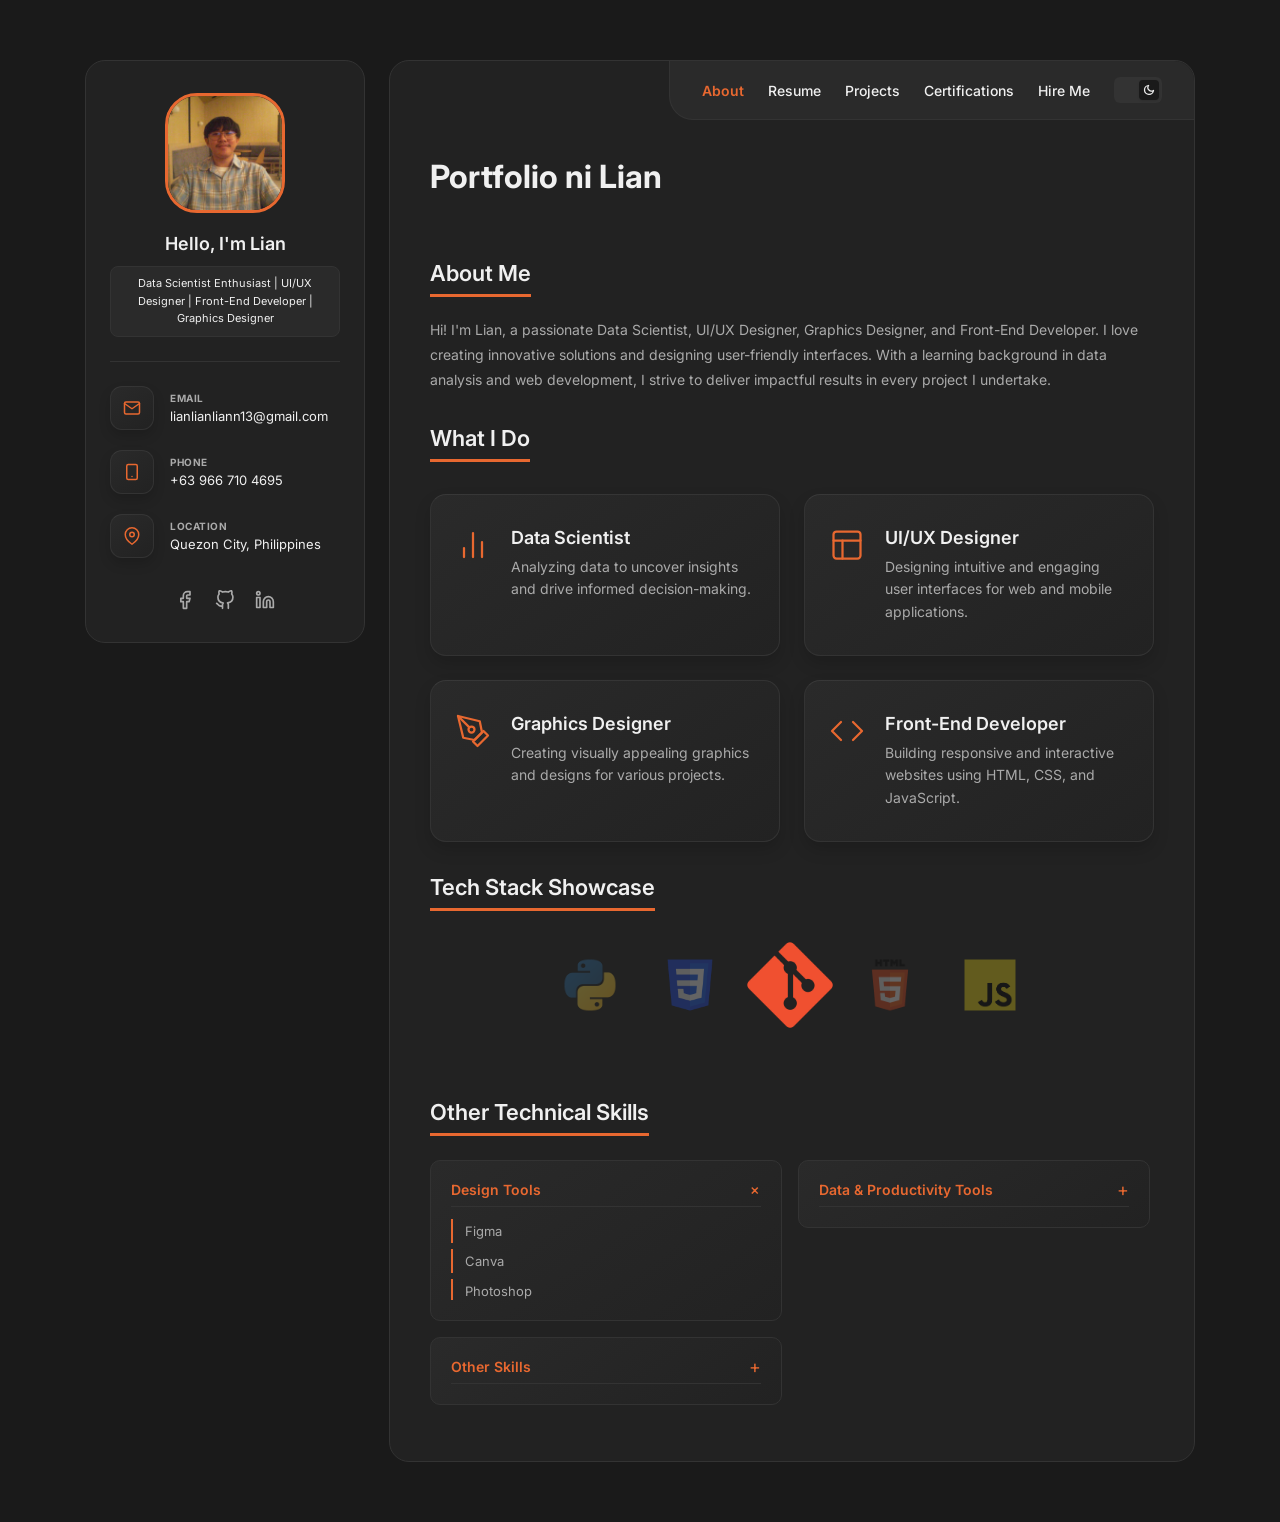
<file: index.html>
<!DOCTYPE html>
<html lang="en" data-theme="dark">
<head>
    <meta charset="UTF-8">
    <meta name="viewport" content="width=device-width, initial-scale=1.0">
    <title>Portfolio ni Lian</title>
    <link rel="preconnect" href="https://fonts.googleapis.com">
    <link rel="preconnect" href="https://fonts.gstatic.com" crossorigin>
    <link href="https://fonts.googleapis.com/css2?family=Inter:wght@300;400;500;600;700&display=swap" rel="stylesheet">
    <!--External CSS-->
    <link rel="stylesheet" href="css/style.css">
</head>
<body>
   
    <div class="layout-wrapper">

        <!-- SIDEBAR -->
        <aside class="sidebar">

            <img src="images/lian-luigi-paredes.jpg"
                alt="Profile Picture"
                class="profile-pic"/>

            <div class="sidebar-intro">
                <h2>Hello, I'm Lian!</h2>
                <div class="badge">Data Scientist Enthusiast | UI/UX Designer | Front-End Developer | Graphics Designer</div>
            </div>

            <hr class="sidebar-divider"/>

            <ul class="contact-list">
                <li>
                    <div class="contact-icon">
                        <svg viewBox="0 0 24 24" fill="none" stroke="currentColor" stroke-width="2" stroke-linecap="round" stroke-linejoin="round"><path d="M4 4h16c1.1 0 2 .9 2 2v12c0 1.1-.9 2-2 2H4c-1.1 0-2-.9-2-2V6c0-1.1.9-2 2-2z"></path><polyline points="22,6 12,13 2,6"></polyline></svg>
                    </div>
                    <div class="contact-info">
                        <strong>Email</strong>
                        <p>lianlianliann13@gmail.com</p>
                    </div>
                </li>
                <li>
                    <div class="contact-icon">
                        <svg viewBox="0 0 24 24" fill="none" stroke="currentColor" stroke-width="2" stroke-linecap="round" stroke-linejoin="round"><rect x="5" y="2" width="14" height="20" rx="2" ry="2"></rect><line x1="12" y1="18" x2="12.01" y2="18"></line></svg>
                    </div>
                    <div class="contact-info">
                        <strong>Phone</strong>
                        <p>+63 966 710 4695</p>
                    </div>
                </li>
                <li>
                    <div class="contact-icon">
                        <svg viewBox="0 0 24 24" fill="none" stroke="currentColor" stroke-width="2" stroke-linecap="round" stroke-linejoin="round"><path d="M21 10c0 7-9 13-9 13s-9-6-9-13a9 9 0 0 1 18 0z"></path><circle cx="12" cy="10" r="3"></circle></svg>
                    </div>
                    <div class="contact-info">
                        <strong>Location</strong>
                        <p>Quezon City, Philippines</p>
                    </div>
                </li>
            </ul>

            <div class="social-links">
                <a href="https://www.facebook.com/ventura.lian/" target="_blank" aria-label="Facebook">
                    <svg viewBox="0 0 24 24" fill="none" stroke="currentColor" stroke-width="2" stroke-linecap="round" stroke-linejoin="round"><path d="M18 2h-3a5 5 0 0 0-5 5v3H7v4h3v8h4v-8h3l1-4h-4V7a1 1 0 0 1 1-1h3z"></path></svg>
                </a>
                <a href="https://github.com/lianlianliann" target="_blank" aria-label="GitHub">
                    <svg viewBox="0 0 24 24" fill="none" stroke="currentColor" stroke-width="2" stroke-linecap="round" stroke-linejoin="round"><path d="M9 19c-5 1.5-5-2.5-7-3m14 6v-3.87a3.37 3.37 0 0 0-.94-2.61c3.14-.35 6.44-1.54 6.44-7A5.44 5.44 0 0 0 20 4.77 5.07 5.07 0 0 0 19.91 1S18.73.65 16 2.48a13.38 13.38 0 0 0-7 0C6.27.65 5.09 1 5.09 1A5.07 5.07 0 0 0 5 4.77a5.44 5.44 0 0 0-1.5 3.78c0 5.42 3.3 6.61 6.44 7A3.37 3.37 0 0 0 9 18.13V22"></path></svg>
                </a>
                <a href="https://www.linkedin.com/in/lian-paredes-87608a298/" target="_blank" aria-label="LinkedIn">
                    <svg viewBox="0 0 24 24" fill="none" stroke="currentColor" stroke-width="2" stroke-linecap="round" stroke-linejoin="round"><path d="M16 8a6 6 0 0 1 6 6v7h-4v-7a2 2 0 0 0-2-2 2 2 0 0 0-2 2v7h-4v-7a6 6 0 0 1 6-6z"></path><rect x="2" y="9" width="4" height="12"></rect><circle cx="4" cy="4" r="2"></circle></svg>
                </a>
            </div>

        </aside>

        <!-- MAIN CONTENT -->
        <main class="main-content">

            <!-- Navigation -->
            <nav class="navbar">
                 <ul class="nav-links">
                    <li><a href="index.html" class="active">About</a></li>
                    <li><a href="resume.html">Resume</a></li>
                    <li><a href="projects.html">Projects</a></li>
                    <li><a href="certifications.html">Certifications</a></li>
                    <li><a href="hire-me.html">Hire Me</a></li>
                </ul>
                <button id="theme-toggle" class="theme-switch" aria-label="Toggle Theme">
                    <span class="switch-thumb"></span>
                </button>
            </nav>

            <script src="js/script.js"></script>

            <hr class="nav-divider"/>

            <!-- About Section -->
            <section id="about" class="section">
                <h1 class="page-title">Portfolio ni Lian</h1>
                <h2 class="section-title">About Me</h2>
                <p>Hi! I'm Lian, a passionate Data Scientist, UI/UX Designer, Graphics Designer, and Front-End Developer. I love creating innovative solutions and designing user-friendly interfaces. With a learning background in data analysis and web development, I strive to deliver impactful results in every project I undertake.</p>

                <!-- What I Do -->
                <h2 class="section-title">What I Do</h2>
                <div class="cards-grid">

                    <div class="card">
                        <div class="card-icon">
                            <svg viewBox="0 0 24 24" fill="none" stroke="currentColor" stroke-width="1.5" stroke-linecap="round" stroke-linejoin="round"><line x1="18" y1="20" x2="18" y2="10"></line><line x1="12" y1="20" x2="12" y2="4"></line><line x1="6" y1="20" x2="6" y2="14"></line></svg>
                        </div>
                        <div class="card-content">
                            <h4>Data Scientist</h4>
                            <p>Analyzing data to uncover insights and drive informed decision-making.</p>
                        </div>
                    </div>

                    <div class="card">
                        <div class="card-icon">
                            <svg viewBox="0 0 24 24" fill="none" stroke="currentColor" stroke-width="1.5" stroke-linecap="round" stroke-linejoin="round"><rect x="3" y="3" width="18" height="18" rx="2" ry="2"></rect><line x1="3" y1="9" x2="21" y2="9"></line><line x1="9" y1="21" x2="9" y2="9"></line></svg>
                        </div>
                        <div class="card-content">
                            <h4>UI/UX Designer</h4>
                            <p>Designing intuitive and engaging user interfaces for web and mobile applications.</p>
                        </div>
                    </div>

                    <div class="card">
                        <div class="card-icon">
                            <svg viewBox="0 0 24 24" fill="none" stroke="currentColor" stroke-width="1.5" stroke-linecap="round" stroke-linejoin="round"><path d="M12 19l7-7 3 3-7 7-3-3z"></path><path d="M18 13l-1.5-7.5L2 2l3.5 14.5L13 18l5-5z"></path><path d="M2 2l7.586 7.586"></path><circle cx="11" cy="11" r="2"></circle></svg>
                        </div>
                        <div class="card-content">
                            <h4>Graphics Designer</h4>
                            <p>Creating visually appealing graphics and designs for various projects.</p>
                        </div>
                    </div>

                    <div class="card">
                        <div class="card-icon">
                            <svg viewBox="0 0 24 24" fill="none" stroke="currentColor" stroke-width="1.5" stroke-linecap="round" stroke-linejoin="round"><polyline points="16 18 22 12 16 6"></polyline><polyline points="8 6 2 12 8 18"></polyline></svg>
                        </div>
                        <div class="card-content">
                            <h4>Front-End Developer</h4>
                            <p>Building responsive and interactive websites using HTML, CSS, and JavaScript.</p>
                        </div>
                    </div>

                </div>

                <h2 class="section-title">Tech Stack Showcase</h2>
                <div class="carousel-container">
                    <div class="carousel-track" id="carousel-track">
                        <div class="carousel-item"><img src="images/python.png" alt="Python"></div>
                        <div class="carousel-item"><img src="images/css.png" alt="CSS"></div>
                        <div class="carousel-item"><img src="images/git.png" alt="Git"></div>
                        <div class="carousel-item"><img src="images/html5.png" alt="HTML5"></div>
                        <div class="carousel-item"><img src="images/javascript.png" alt="JavaScript"></div>
                    </div>
                </div>

                <h2 class="section-title">Other Technical Skills</h2>

                <div class="skills-grid">


                    <div class="skill-category">
                        <h3>Design Tools</h3>
                        <ul>
                            <li>Figma</li>
                            <li>Canva</li>
                            <li>Photoshop</li>
                        </ul>
                    </div>

                    <div class="skill-category">
                        <h3>Data &amp; Productivity Tools</h3>
                        <ul>
                            <li>Microsoft Excel</li>
                            <li>Microsoft Word</li>
                            <li>Google Sheets</li>
                            <li>Power BI</li>
                        </ul>
                    </div>

                    <div class="skill-category">
                        <h3>Other Skills</h3>
                        <ul>
                            <li>Technical Documentation</li>
                            <li>Data Analytics</li>
                            <li>Basic Video Editing</li>
                            <li>Research</li>
                        </ul>
                    </div>

                </div>

            </section>

        </main>

    </div>

</body>
</html>
</file>
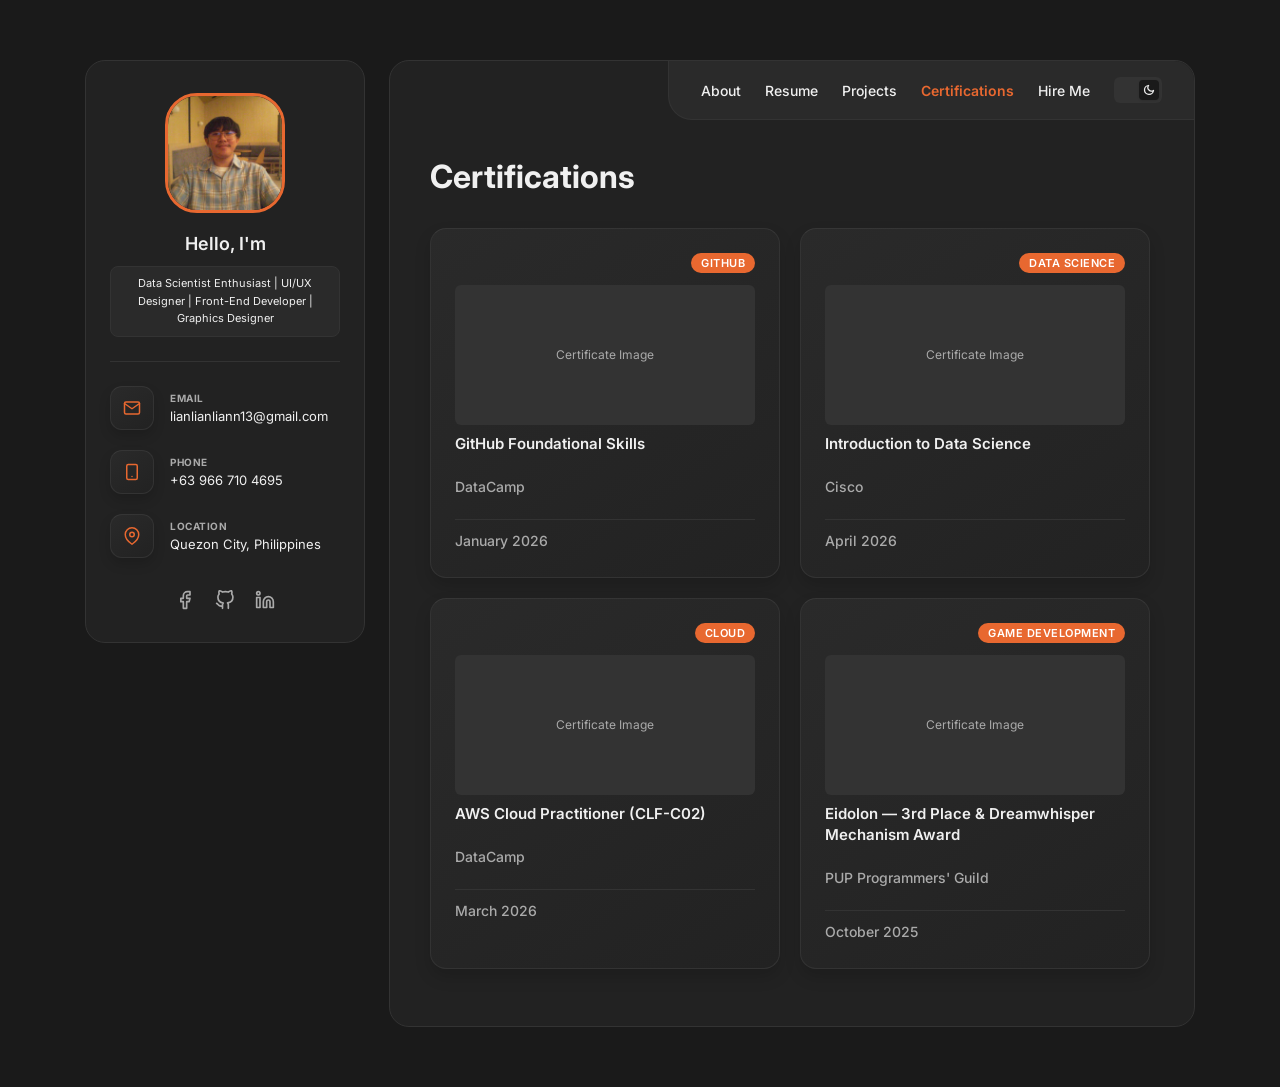
<file: certifications.html>
<!DOCTYPE html>
<html lang="en">
<head>
    <meta charset="UTF-8">
    <meta name="viewport" content="width=device-width, initial-scale=1.0">
    <title>Certifications - Portfolio ni Lian</title>
    <link rel="preconnect" href="https://fonts.googleapis.com">
    <link rel="preconnect" href="https://fonts.gstatic.com" crossorigin>
    <link href="https://fonts.googleapis.com/css2?family=Inter:wght@300;400;500;600;700&display=swap" rel="stylesheet">
    <!-- External CSS -->
    <link rel="stylesheet" href="css/style.css">
</head>
<body>

    <div class="layout-wrapper">

        <!-- SIDEBAR -->
        <aside class="sidebar">

            <img src="images/lian-luigi-paredes.jpg"
                alt="Profile Picture"
                class="profile-pic"/>

            <div class="sidebar-intro">
                <h2>Hello, I'm Lian!</h2>
                <div class="badge">Data Scientist Enthusiast | UI/UX Designer | Front-End Developer | Graphics Designer</div>
            </div>

            <hr class="sidebar-divider"/>

            <ul class="contact-list">
                <li>
                    <div class="contact-icon">
                        <svg viewBox="0 0 24 24" fill="none" stroke="currentColor" stroke-width="2" stroke-linecap="round" stroke-linejoin="round"><path d="M4 4h16c1.1 0 2 .9 2 2v12c0 1.1-.9 2-2 2H4c-1.1 0-2-.9-2-2V6c0-1.1.9-2 2-2z"></path><polyline points="22,6 12,13 2,6"></polyline></svg>
                    </div>
                    <div class="contact-info">
                        <strong>Email</strong>
                        <p>lianlianliann13@gmail.com</p>
                    </div>
                </li>
                <li>
                    <div class="contact-icon">
                        <svg viewBox="0 0 24 24" fill="none" stroke="currentColor" stroke-width="2" stroke-linecap="round" stroke-linejoin="round"><rect x="5" y="2" width="14" height="20" rx="2" ry="2"></rect><line x1="12" y1="18" x2="12.01" y2="18"></line></svg>
                    </div>
                    <div class="contact-info">
                        <strong>Phone</strong>
                        <p>+63 966 710 4695</p>
                    </div>
                </li>
                <li>
                    <div class="contact-icon">
                        <svg viewBox="0 0 24 24" fill="none" stroke="currentColor" stroke-width="2" stroke-linecap="round" stroke-linejoin="round"><path d="M21 10c0 7-9 13-9 13s-9-6-9-13a9 9 0 0 1 18 0z"></path><circle cx="12" cy="10" r="3"></circle></svg>
                    </div>
                    <div class="contact-info">
                        <strong>Location</strong>
                        <p>Quezon City, Philippines</p>
                    </div>
                </li>
            </ul>

            <div class="social-links">
                <a href="https://www.facebook.com/ventura.lian/" target="_blank" aria-label="Facebook">
                    <svg viewBox="0 0 24 24" fill="none" stroke="currentColor" stroke-width="2" stroke-linecap="round" stroke-linejoin="round"><path d="M18 2h-3a5 5 0 0 0-5 5v3H7v4h3v8h4v-8h3l1-4h-4V7a1 1 0 0 1 1-1h3z"></path></svg>
                </a>
                <a href="https://github.com/lianlianliann" target="_blank" aria-label="GitHub">
                    <svg viewBox="0 0 24 24" fill="none" stroke="currentColor" stroke-width="2" stroke-linecap="round" stroke-linejoin="round"><path d="M9 19c-5 1.5-5-2.5-7-3m14 6v-3.87a3.37 3.37 0 0 0-.94-2.61c3.14-.35 6.44-1.54 6.44-7A5.44 5.44 0 0 0 20 4.77 5.07 5.07 0 0 0 19.91 1S18.73.65 16 2.48a13.38 13.38 0 0 0-7 0C6.27.65 5.09 1 5.09 1A5.07 5.07 0 0 0 5 4.77a5.44 5.44 0 0 0-1.5 3.78c0 5.42 3.3 6.61 6.44 7A3.37 3.37 0 0 0 9 18.13V22"></path></svg>
                </a>
                <a href="https://www.linkedin.com/in/lian-paredes-87608a298/" target="_blank" aria-label="LinkedIn">
                    <svg viewBox="0 0 24 24" fill="none" stroke="currentColor" stroke-width="2" stroke-linecap="round" stroke-linejoin="round"><path d="M16 8a6 6 0 0 1 6 6v7h-4v-7a2 2 0 0 0-2-2 2 2 0 0 0-2 2v7h-4v-7a6 6 0 0 1 6-6z"></path><rect x="2" y="9" width="4" height="12"></rect><circle cx="4" cy="4" r="2"></circle></svg>
                </a>
            </div>

        </aside>

        <!-- MAIN CONTENT -->
        <main class="main-content">

            <!-- NAVIGATION -->
            <nav class="navbar">
                 <ul class="nav-links">
                    <li><a href="index.html">About</a></li>
                    <li><a href="resume.html">Resume</a></li>
                    <li><a href="projects.html">Projects</a></li>
                    <li><a href="certifications.html" class="active">Certifications</a></li>
                    <li><a href="hire-me.html">Hire Me</a></li>
                </ul>
                <button id="theme-toggle" class="theme-switch" aria-label="Toggle Theme">
                    <span class="switch-thumb"></span>
                </button>
            </nav>

            <script src="js/script.js"></script>

            <hr class="nav-divider"/>

            <!-- CERTIFICATIONS SECTION -->
            <section id="certifications" class="section">
                <h1 class="page-title">Certifications</h1>

                <div class="certifications-grid">

                    <!-- CERTIFICATION 1 -->
                    <div class="cert-card fade-in">
                        <div class="cert-header">
                            <span class="cert-category">GitHub</span>
                        </div>
                        <a href="#" target="_blank" class="cert-image-link">
                            <div class="cert-image-placeholder">
                                <p>Certificate Image</p>
                            </div>
                        </a>
                        <h3 class="cert-title">GitHub Foundational Skills</h3>
                        <p class="cert-issuer">DataCamp</p>
                        <p class="cert-date">January 2026</p>
                    </div>

                    <!-- CERTIFICATION 2 -->
                    <div class="cert-card fade-in">
                        <div class="cert-header">
                            <span class="cert-category">Data Science</span>
                        </div>
                        <a href="#" target="_blank" class="cert-image-link">
                            <div class="cert-image-placeholder">
                                <p>Certificate Image</p>
                            </div>
                        </a>
                        <h3 class="cert-title">Introduction to Data Science</h3>
                        <p class="cert-issuer">Cisco</p>
                        <p class="cert-date">April 2026</p>
                    </div>

                    <!-- CERTIFICATION 3 -->
                    <div class="cert-card fade-in">
                        <div class="cert-header">
                            <span class="cert-category">Cloud</span>
                        </div>
                        <a href="#" target="_blank" class="cert-image-link">
                            <div class="cert-image-placeholder">
                                <p>Certificate Image</p>
                            </div>
                        </a>
                        <h3 class="cert-title">AWS Cloud Practitioner (CLF-C02)</h3>
                        <p class="cert-issuer">DataCamp</p>
                        <p class="cert-date">March 2026</p>
                    </div>

                    <!-- CERTIFICATION 4 -->
                    <div class="cert-card fade-in">
                        <div class="cert-header">
                            <span class="cert-category">Game Development</span>
                        </div>
                        <a href="#" target="_blank" class="cert-image-link">
                            <div class="cert-image-placeholder">
                                <p>Certificate Image</p>
                            </div>
                        </a>
                        <h3 class="cert-title">Eidolon — 3rd Place &amp; Dreamwhisper Mechanism Award</h3>
                        <p class="cert-issuer">PUP Programmers' Guild</p>
                        <p class="cert-date">October 2025</p>
                    </div>

                </div>

            </section>

        </main>

    </div>

</body>
</html>
</file>
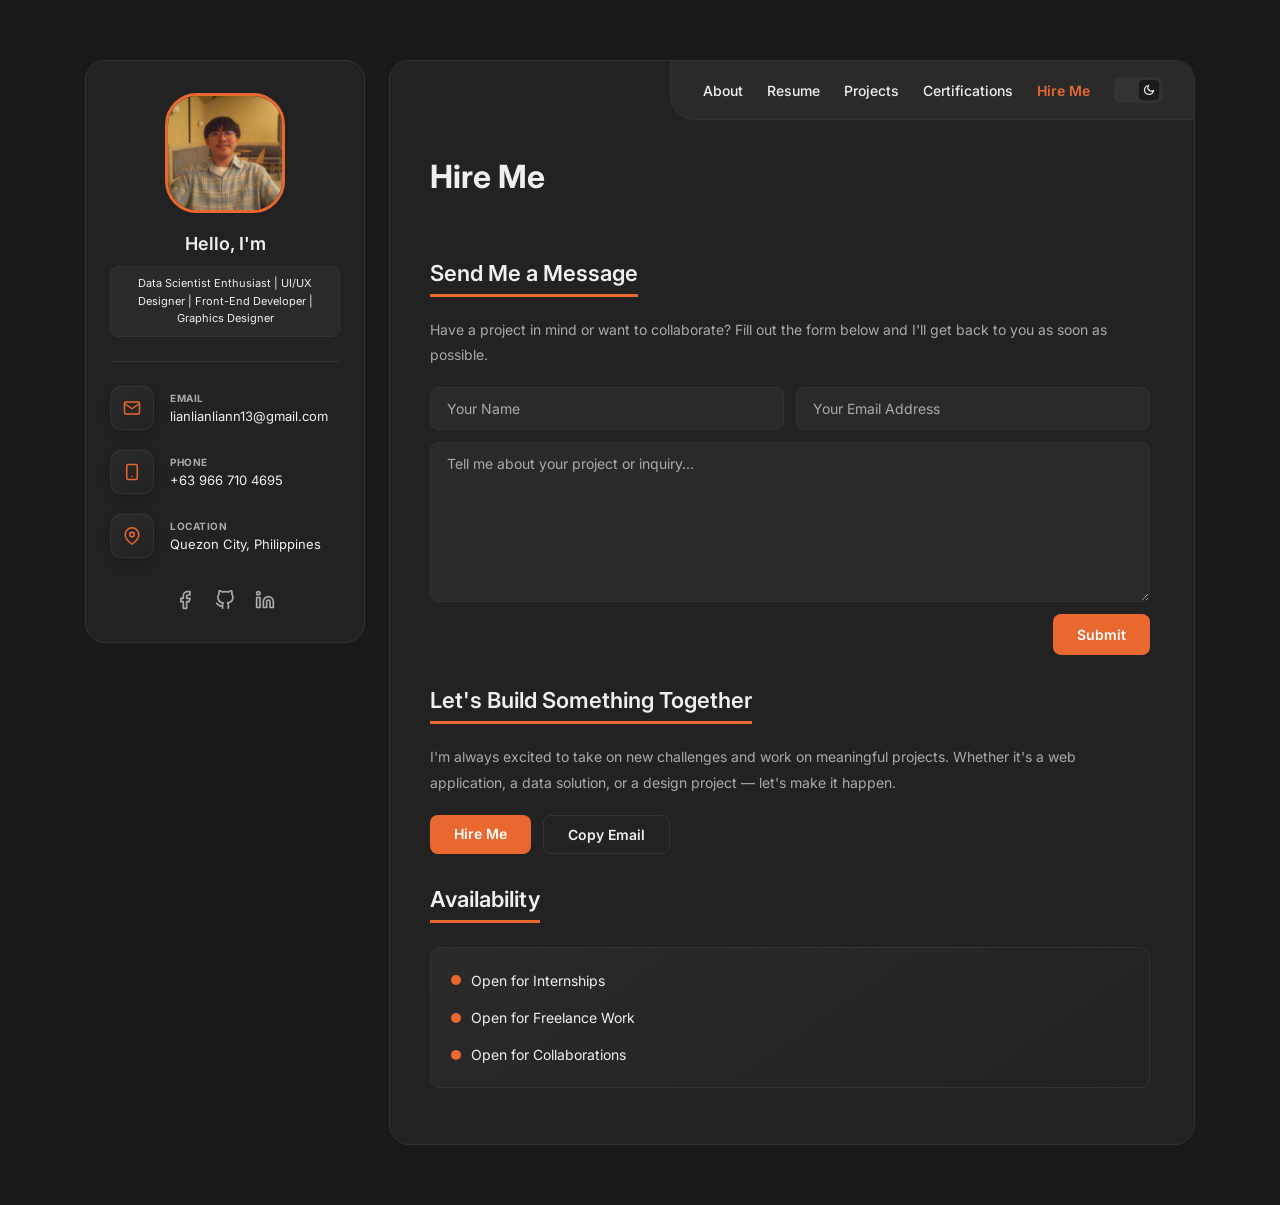
<file: hire-me.html>
<!DOCTYPE html>
<html lang="en">
<head>
    <meta charset="UTF-8">
    <meta name="viewport" content="width=device-width, initial-scale=1.0">
    <title>Hire Me - Portfolio ni Lian</title>
    <link rel="preconnect" href="https://fonts.googleapis.com">
    <link rel="preconnect" href="https://fonts.gstatic.com" crossorigin>
    <link href="https://fonts.googleapis.com/css2?family=Inter:wght@300;400;500;600;700&display=swap" rel="stylesheet">
    <!-- External CSS -->
    <link rel="stylesheet" href="css/style.css">
</head>
<body>

    <div class="layout-wrapper">

        <!-- SIDEBAR -->
        <aside class="sidebar">

            <img src="images/lian-luigi-paredes.jpg"
                alt="Profile Picture"
                class="profile-pic"/>

            <div class="sidebar-intro">
                <h2>Hello, I'm Lian!</h2>
                <div class="badge">Data Scientist Enthusiast | UI/UX Designer | Front-End Developer | Graphics Designer</div>
            </div>

            <hr class="sidebar-divider"/>

            <ul class="contact-list">
                <li>
                    <div class="contact-icon">
                        <svg viewBox="0 0 24 24" fill="none" stroke="currentColor" stroke-width="2" stroke-linecap="round" stroke-linejoin="round"><path d="M4 4h16c1.1 0 2 .9 2 2v12c0 1.1-.9 2-2 2H4c-1.1 0-2-.9-2-2V6c0-1.1.9-2 2-2z"></path><polyline points="22,6 12,13 2,6"></polyline></svg>
                    </div>
                    <div class="contact-info">
                        <strong>Email</strong>
                        <p>lianlianliann13@gmail.com</p>
                    </div>
                </li>
                <li>
                    <div class="contact-icon">
                        <svg viewBox="0 0 24 24" fill="none" stroke="currentColor" stroke-width="2" stroke-linecap="round" stroke-linejoin="round"><rect x="5" y="2" width="14" height="20" rx="2" ry="2"></rect><line x1="12" y1="18" x2="12.01" y2="18"></line></svg>
                    </div>
                    <div class="contact-info">
                        <strong>Phone</strong>
                        <p>+63 966 710 4695</p>
                    </div>
                </li>
                <li>
                    <div class="contact-icon">
                        <svg viewBox="0 0 24 24" fill="none" stroke="currentColor" stroke-width="2" stroke-linecap="round" stroke-linejoin="round"><path d="M21 10c0 7-9 13-9 13s-9-6-9-13a9 9 0 0 1 18 0z"></path><circle cx="12" cy="10" r="3"></circle></svg>
                    </div>
                    <div class="contact-info">
                        <strong>Location</strong>
                        <p>Quezon City, Philippines</p>
                    </div>
                </li>
            </ul>

            <div class="social-links">
                <a href="https://www.facebook.com/ventura.lian/" target="_blank" aria-label="Facebook">
                    <svg viewBox="0 0 24 24" fill="none" stroke="currentColor" stroke-width="2" stroke-linecap="round" stroke-linejoin="round"><path d="M18 2h-3a5 5 0 0 0-5 5v3H7v4h3v8h4v-8h3l1-4h-4V7a1 1 0 0 1 1-1h3z"></path></svg>
                </a>
                <a href="https://github.com/lianlianliann" target="_blank" aria-label="GitHub">
                    <svg viewBox="0 0 24 24" fill="none" stroke="currentColor" stroke-width="2" stroke-linecap="round" stroke-linejoin="round"><path d="M9 19c-5 1.5-5-2.5-7-3m14 6v-3.87a3.37 3.37 0 0 0-.94-2.61c3.14-.35 6.44-1.54 6.44-7A5.44 5.44 0 0 0 20 4.77 5.07 5.07 0 0 0 19.91 1S18.73.65 16 2.48a13.38 13.38 0 0 0-7 0C6.27.65 5.09 1 5.09 1A5.07 5.07 0 0 0 5 4.77a5.44 5.44 0 0 0-1.5 3.78c0 5.42 3.3 6.61 6.44 7A3.37 3.37 0 0 0 9 18.13V22"></path></svg>
                </a>
                <a href="https://www.linkedin.com/in/lian-paredes-87608a298/" target="_blank" aria-label="LinkedIn">
                    <svg viewBox="0 0 24 24" fill="none" stroke="currentColor" stroke-width="2" stroke-linecap="round" stroke-linejoin="round"><path d="M16 8a6 6 0 0 1 6 6v7h-4v-7a2 2 0 0 0-2-2 2 2 0 0 0-2 2v7h-4v-7a6 6 0 0 1 6-6z"></path><rect x="2" y="9" width="4" height="12"></rect><circle cx="4" cy="4" r="2"></circle></svg>
                </a>
            </div>

        </aside>

        <!-- MAIN CONTENT -->
        <main class="main-content">

            <!-- NAVIGATION -->
            <nav class="navbar">
                <ul class="nav-links">
                    <li><a href="index.html">About</a></li>
                    <li><a href="resume.html">Resume</a></li>
                    <li><a href="projects.html">Projects</a></li>
                    <li><a href="certifications.html">Certifications</a></li>
                    <li><a href="hire-me.html" class="active">Hire Me</a></li>
                </ul>
                <button id="theme-toggle" class="theme-switch" aria-label="Toggle Theme">
                    <span class="switch-thumb"></span>
                </button>
            </nav>

            <script src="js/script.js"></script>

            <hr class="nav-divider"/>

            <!-- HIRE ME SECTION -->
            <section id="hire-me" class="section">
                <h1 class="page-title">Hire Me</h1>

                <!-- CONTACT FORM -->
                <h2 class="section-title">Send Me a Message</h2>
                <p>Have a project in mind or want to collaborate? Fill out the form below and I'll get back to you as soon as possible.</p>

                <div class="contact-form">
                    <div class="form-row">
                        <div class="input-wrapper">
                            <small class="error-text">Please enter your name.</small>
                            <input type="text" class="form-input" placeholder="Your Name" />
                        </div>
                        <div class="input-wrapper">
                            <small class="error-text">Please enter a valid email.</small>
                            <input type="email" class="form-input" placeholder="Your Email Address" />
                        </div>
                    </div>
                    <div class="input-wrapper">
                        <small class="error-text">Please write a message.</small>
                        <textarea class="form-textarea" placeholder="Tell me about your project or inquiry..."></textarea>
                    </div>
                    <button class="form-submit">Submit</button>
                </div>

                <!-- LET'S WORK TOGETHER -->
                <h2 class="section-title">Let's Build Something Together</h2>
                <p>I'm always excited to take on new challenges and work on meaningful projects. Whether it's a web application, a data solution, or a design project — let's make it happen.</p>

                <div class="work-together">
                    <a href="mailto:lianlianliann13@gmail.com" class="hire-btn">Hire Me</a>
                    <button class="copy-email-btn" onclick="navigator.clipboard.writeText('lianlianliann13@gmail.com')">Copy Email</button>
                </div>

                <!-- AVAILABILITY STATUS -->
                <h2 class="section-title">Availability</h2>
                <div class="availability-card">
                    <div class="availability-item">
                        <span class="availability-dot"></span>
                        <p>Open for Internships</p>
                    </div>
                    <div class="availability-item">
                        <span class="availability-dot"></span>
                        <p>Open for Freelance Work</p>
                    </div>
                    <div class="availability-item">
                        <span class="availability-dot"></span>
                        <p>Open for Collaborations</p>
                    </div>
                </div>

            </section>

        </main>

    </div>

</body>
</html>
</file>
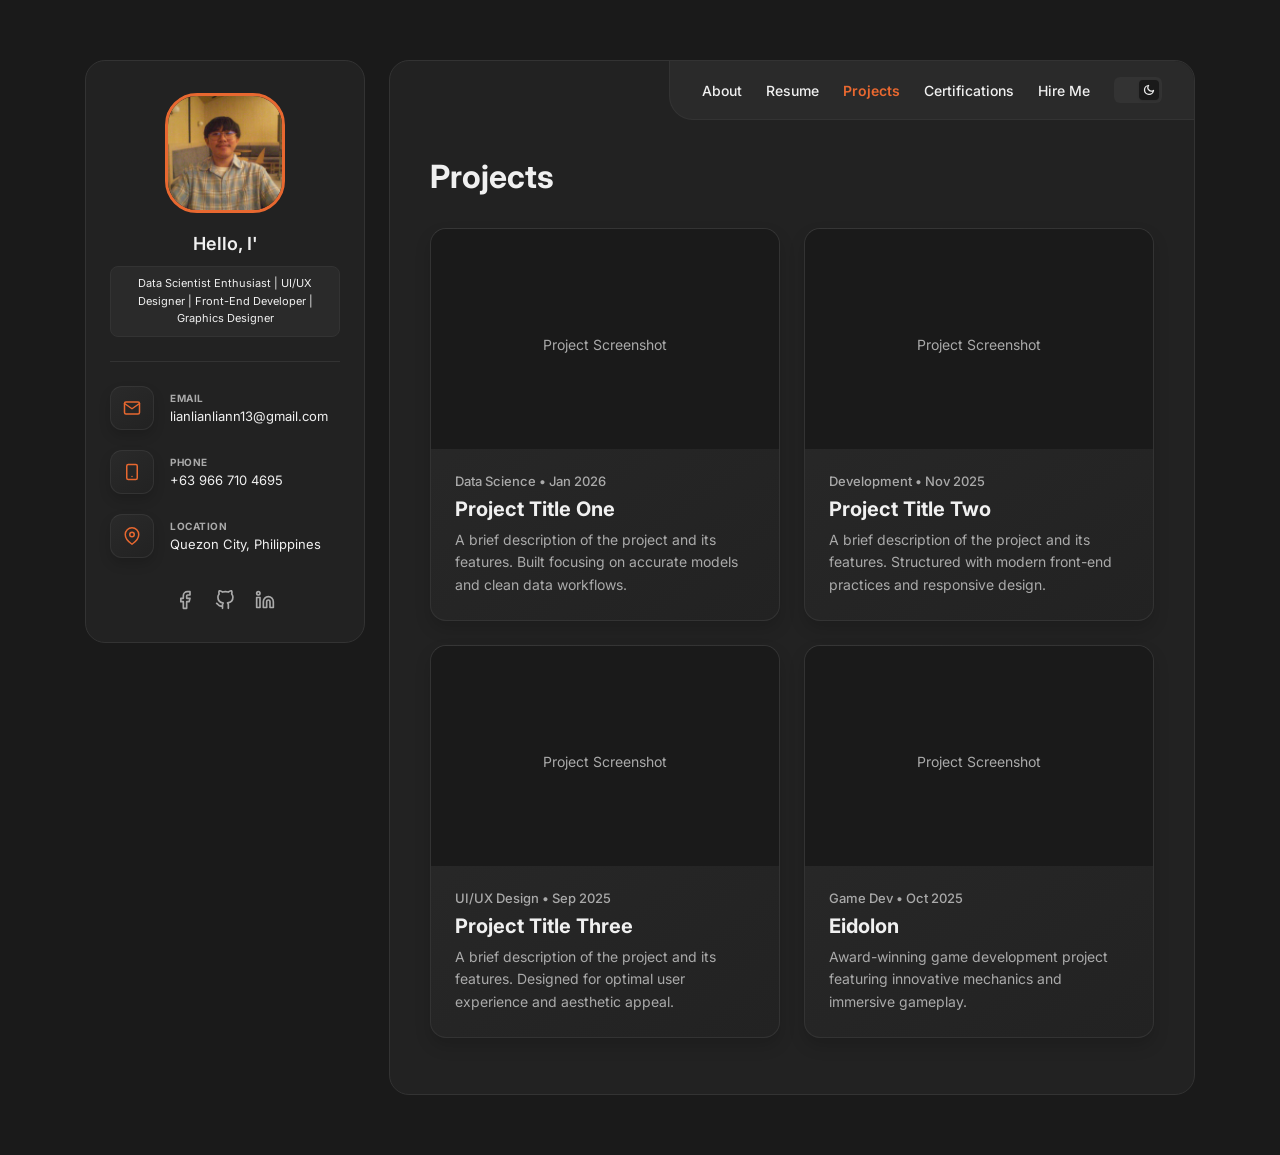
<file: projects.html>
<!DOCTYPE html>
<html lang="en">
<head>
    <meta charset="UTF-8">
    <meta name="viewport" content="width=device-width, initial-scale=1.0">
    <title>Projects - Portfolio ni Lian</title>
    <!-- Google Font: Inter -->
    <link rel="preconnect" href="https://fonts.googleapis.com">
    <link rel="preconnect" href="https://fonts.gstatic.com" crossorigin>
    <link href="https://fonts.googleapis.com/css2?family=Inter:wght@300;400;500;600;700&display=swap" rel="stylesheet">
    <!-- External CSS -->
    <link rel="stylesheet" href="css/style.css">
</head>
<body>

    <div class="layout-wrapper">

        <!-- SIDEBAR -->
        <aside class="sidebar">

            <img src="images/lian-luigi-paredes.jpg"
                alt="Profile Picture"
                class="profile-pic"/>

            <div class="sidebar-intro">
                <h2>Hello, I'm Lian!</h2>
                <div class="badge">Data Scientist Enthusiast | UI/UX Designer | Front-End Developer | Graphics Designer</div>
            </div>

            <hr class="sidebar-divider"/>

            <ul class="contact-list">
                <li>
                    <div class="contact-icon">
                        <svg viewBox="0 0 24 24" fill="none" stroke="currentColor" stroke-width="2" stroke-linecap="round" stroke-linejoin="round"><path d="M4 4h16c1.1 0 2 .9 2 2v12c0 1.1-.9 2-2 2H4c-1.1 0-2-.9-2-2V6c0-1.1.9-2 2-2z"></path><polyline points="22,6 12,13 2,6"></polyline></svg>
                    </div>
                    <div class="contact-info">
                        <strong>Email</strong>
                        <p>lianlianliann13@gmail.com</p>
                    </div>
                </li>
                <li>
                    <div class="contact-icon">
                        <svg viewBox="0 0 24 24" fill="none" stroke="currentColor" stroke-width="2" stroke-linecap="round" stroke-linejoin="round"><rect x="5" y="2" width="14" height="20" rx="2" ry="2"></rect><line x1="12" y1="18" x2="12.01" y2="18"></line></svg>
                    </div>
                    <div class="contact-info">
                        <strong>Phone</strong>
                        <p>+63 966 710 4695</p>
                    </div>
                </li>
                <li>
                    <div class="contact-icon">
                        <svg viewBox="0 0 24 24" fill="none" stroke="currentColor" stroke-width="2" stroke-linecap="round" stroke-linejoin="round"><path d="M21 10c0 7-9 13-9 13s-9-6-9-13a9 9 0 0 1 18 0z"></path><circle cx="12" cy="10" r="3"></circle></svg>
                    </div>
                    <div class="contact-info">
                        <strong>Location</strong>
                        <p>Quezon City, Philippines</p>
                    </div>
                </li>
            </ul>

            <div class="social-links">
                <a href="https://www.facebook.com/ventura.lian/" target="_blank" aria-label="Facebook">
                    <svg viewBox="0 0 24 24" fill="none" stroke="currentColor" stroke-width="2" stroke-linecap="round" stroke-linejoin="round"><path d="M18 2h-3a5 5 0 0 0-5 5v3H7v4h3v8h4v-8h3l1-4h-4V7a1 1 0 0 1 1-1h3z"></path></svg>
                </a>
                <a href="https://github.com/lianlianliann" target="_blank" aria-label="GitHub">
                    <svg viewBox="0 0 24 24" fill="none" stroke="currentColor" stroke-width="2" stroke-linecap="round" stroke-linejoin="round"><path d="M9 19c-5 1.5-5-2.5-7-3m14 6v-3.87a3.37 3.37 0 0 0-.94-2.61c3.14-.35 6.44-1.54 6.44-7A5.44 5.44 0 0 0 20 4.77 5.07 5.07 0 0 0 19.91 1S18.73.65 16 2.48a13.38 13.38 0 0 0-7 0C6.27.65 5.09 1 5.09 1A5.07 5.07 0 0 0 5 4.77a5.44 5.44 0 0 0-1.5 3.78c0 5.42 3.3 6.61 6.44 7A3.37 3.37 0 0 0 9 18.13V22"></path></svg>
                </a>
                <a href="https://www.linkedin.com/in/lian-paredes-87608a298/" target="_blank" aria-label="LinkedIn">
                    <svg viewBox="0 0 24 24" fill="none" stroke="currentColor" stroke-width="2" stroke-linecap="round" stroke-linejoin="round"><path d="M16 8a6 6 0 0 1 6 6v7h-4v-7a2 2 0 0 0-2-2 2 2 0 0 0-2 2v7h-4v-7a6 6 0 0 1 6-6z"></path><rect x="2" y="9" width="4" height="12"></rect><circle cx="4" cy="4" r="2"></circle></svg>
                </a>
            </div>

        </aside>

        <!-- MAIN CONTENT -->
        <main class="main-content">

            <!-- NAVIGATION -->
            <nav class="navbar">
                <ul class="nav-links">
                    <li><a href="index.html">About</a></li>
                    <li><a href="resume.html">Resume</a></li>
                    <li><a href="projects.html" class="active">Projects</a></li>
                    <li><a href="certifications.html">Certifications</a></li>
                    <li><a href="hire-me.html">Hire Me</a></li>
                </ul>
                <button id="theme-toggle" class="theme-switch" aria-label="Toggle Theme">
                    <span class="switch-thumb"></span>
                </button>
            </nav>

            <script src="js/script.js"></script>

            <hr class="nav-divider"/>

            <!-- PROJECTS SECTION -->
            <section id="projects" class="section">
                <h1 class="page-title">Projects</h1>

                <div class="projects-grid">

                    <div class="project-card fade-in">
                        <a href="#" class="project-link">
                            <div class="project-image-wrapper">
                                <div class="project-image-placeholder">
                                    <p>Project Screenshot</p>
                                </div>
                                <div class="project-overlay">
                                    <div class="eye-icon-wrapper">
                                        <svg viewBox="0 0 24 24" fill="none" stroke="currentColor" stroke-width="2" stroke-linecap="round" stroke-linejoin="round"><path d="M1 12s4-8 11-8 11 8 11 8-4 8-11 8-11-8-11-8z"></path><circle cx="12" cy="12" r="3"></circle></svg>
                                    </div>
                                </div>
                            </div>
                            <div class="project-info">
                                <span class="project-meta">Data Science &bull; Jan 2026</span>
                                <h2>Project Title One</h2>
                                <p>A brief description of the project and its features. Built focusing on accurate models and clean data workflows.</p>
                            </div>
                        </a>
                    </div>

                    <div class="project-card fade-in">
                        <a href="#" class="project-link">
                            <div class="project-image-wrapper">
                                <div class="project-image-placeholder">
                                    <p>Project Screenshot</p>
                                </div>
                                <div class="project-overlay">
                                    <div class="eye-icon-wrapper">
                                        <svg viewBox="0 0 24 24" fill="none" stroke="currentColor" stroke-width="2" stroke-linecap="round" stroke-linejoin="round"><path d="M1 12s4-8 11-8 11 8 11 8-4 8-11 8-11-8-11-8z"></path><circle cx="12" cy="12" r="3"></circle></svg>
                                    </div>
                                </div>
                            </div>
                            <div class="project-info">
                                <span class="project-meta">Development &bull; Nov 2025</span>
                                <h2>Project Title Two</h2>
                                <p>A brief description of the project and its features. Structured with modern front-end practices and responsive design.</p>
                            </div>
                        </a>
                    </div>

                    <div class="project-card fade-in">
                        <a href="#" class="project-link">
                            <div class="project-image-wrapper">
                                <div class="project-image-placeholder">
                                    <p>Project Screenshot</p>
                                </div>
                                <div class="project-overlay">
                                    <div class="eye-icon-wrapper">
                                        <svg viewBox="0 0 24 24" fill="none" stroke="currentColor" stroke-width="2" stroke-linecap="round" stroke-linejoin="round"><path d="M1 12s4-8 11-8 11 8 11 8-4 8-11 8-11-8-11-8z"></path><circle cx="12" cy="12" r="3"></circle></svg>
                                    </div>
                                </div>
                            </div>
                            <div class="project-info">
                                <span class="project-meta">UI/UX Design &bull; Sep 2025</span>
                                <h2>Project Title Three</h2>
                                <p>A brief description of the project and its features. Designed for optimal user experience and aesthetic appeal.</p>
                            </div>
                        </a>
                    </div>

                    <div class="project-card fade-in">
                        <a href="#" class="project-link">
                            <div class="project-image-wrapper">
                                <div class="project-image-placeholder">
                                    <p>Project Screenshot</p>
                                </div>
                                <div class="project-overlay">
                                    <div class="eye-icon-wrapper">
                                        <svg viewBox="0 0 24 24" fill="none" stroke="currentColor" stroke-width="2" stroke-linecap="round" stroke-linejoin="round"><path d="M1 12s4-8 11-8 11 8 11 8-4 8-11 8-11-8-11-8z"></path><circle cx="12" cy="12" r="3"></circle></svg>
                                    </div>
                                </div>
                            </div>
                            <div class="project-info">
                                <span class="project-meta">Game Dev &bull; Oct 2025</span>
                                <h2>Eidolon</h2>
                                <p>Award-winning game development project featuring innovative mechanics and immersive gameplay.</p>
                            </div>
                        </a>
                    </div>

                </div>
            </section>

        </main>

    </div>

</body>
</html>
</file>
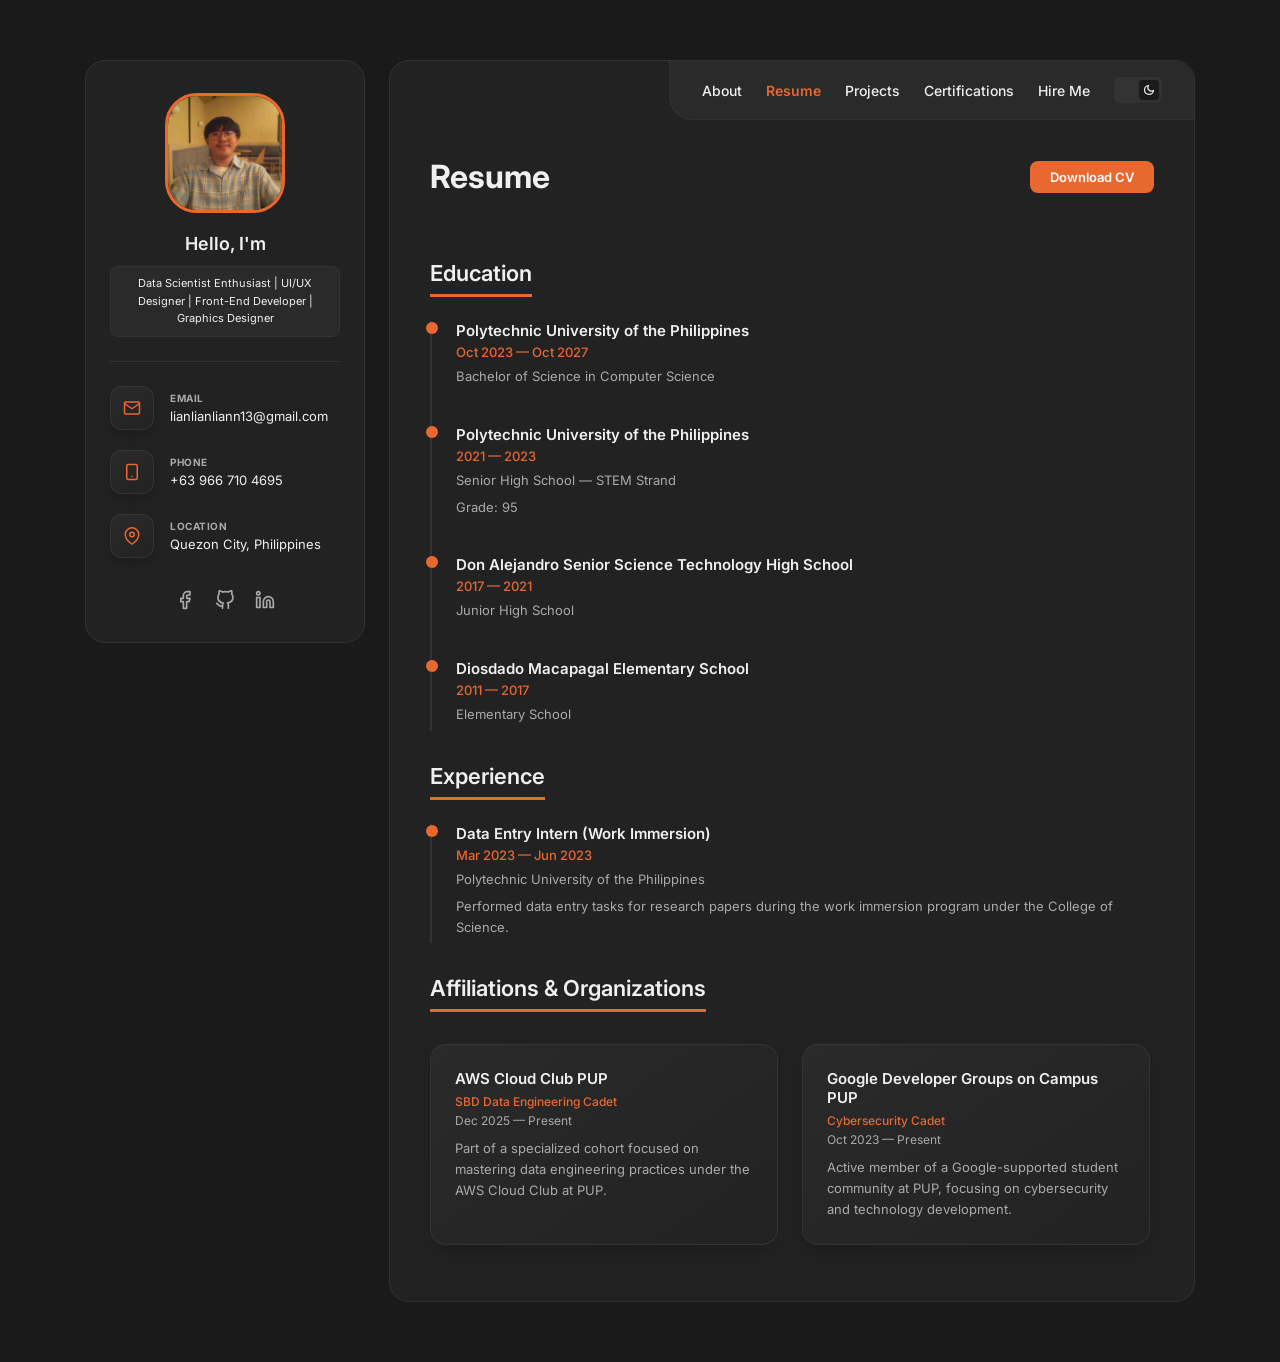
<file: resume.html>
<!DOCTYPE html>
<html lang="en">
<head>
    <meta charset="UTF-8">
    <meta name="viewport" content="width=device-width, initial-scale=1.0">
    <title>Resume - Portfolio ni Lian</title>
    <link rel="preconnect" href="https://fonts.googleapis.com">
    <link rel="preconnect" href="https://fonts.gstatic.com" crossorigin>
    <link href="https://fonts.googleapis.com/css2?family=Inter:wght@300;400;500;600;700&display=swap" rel="stylesheet">
    <!-- External CSS -->
    <link rel="stylesheet" href="css/style.css">
</head>
<body>

    <div class="layout-wrapper">

        <!-- SIDEBAR -->
        <aside class="sidebar">

            <img src="images/lian-luigi-paredes.jpg"
                alt="Profile Picture"
                class="profile-pic"/>

            <div class="sidebar-intro">
                <h2>Hello, I'm Lian!</h2>
                <div class="badge">Data Scientist Enthusiast | UI/UX Designer | Front-End Developer | Graphics Designer</div>
            </div>

            <hr class="sidebar-divider"/>

            <ul class="contact-list">
                <li>
                    <div class="contact-icon">
                        <svg viewBox="0 0 24 24" fill="none" stroke="currentColor" stroke-width="2" stroke-linecap="round" stroke-linejoin="round"><path d="M4 4h16c1.1 0 2 .9 2 2v12c0 1.1-.9 2-2 2H4c-1.1 0-2-.9-2-2V6c0-1.1.9-2 2-2z"></path><polyline points="22,6 12,13 2,6"></polyline></svg>
                    </div>
                    <div class="contact-info">
                        <strong>Email</strong>
                        <p>lianlianliann13@gmail.com</p>
                    </div>
                </li>
                <li>
                    <div class="contact-icon">
                        <svg viewBox="0 0 24 24" fill="none" stroke="currentColor" stroke-width="2" stroke-linecap="round" stroke-linejoin="round"><rect x="5" y="2" width="14" height="20" rx="2" ry="2"></rect><line x1="12" y1="18" x2="12.01" y2="18"></line></svg>
                    </div>
                    <div class="contact-info">
                        <strong>Phone</strong>
                        <p>+63 966 710 4695</p>
                    </div>
                </li>
                <li>
                    <div class="contact-icon">
                        <svg viewBox="0 0 24 24" fill="none" stroke="currentColor" stroke-width="2" stroke-linecap="round" stroke-linejoin="round"><path d="M21 10c0 7-9 13-9 13s-9-6-9-13a9 9 0 0 1 18 0z"></path><circle cx="12" cy="10" r="3"></circle></svg>
                    </div>
                    <div class="contact-info">
                        <strong>Location</strong>
                        <p>Quezon City, Philippines</p>
                    </div>
                </li>
            </ul>

            <div class="social-links">
                <a href="https://www.facebook.com/ventura.lian/" target="_blank" aria-label="Facebook">
                    <svg viewBox="0 0 24 24" fill="none" stroke="currentColor" stroke-width="2" stroke-linecap="round" stroke-linejoin="round"><path d="M18 2h-3a5 5 0 0 0-5 5v3H7v4h3v8h4v-8h3l1-4h-4V7a1 1 0 0 1 1-1h3z"></path></svg>
                </a>
                <a href="https://github.com/lianlianliann" target="_blank" aria-label="GitHub">
                    <svg viewBox="0 0 24 24" fill="none" stroke="currentColor" stroke-width="2" stroke-linecap="round" stroke-linejoin="round"><path d="M9 19c-5 1.5-5-2.5-7-3m14 6v-3.87a3.37 3.37 0 0 0-.94-2.61c3.14-.35 6.44-1.54 6.44-7A5.44 5.44 0 0 0 20 4.77 5.07 5.07 0 0 0 19.91 1S18.73.65 16 2.48a13.38 13.38 0 0 0-7 0C6.27.65 5.09 1 5.09 1A5.07 5.07 0 0 0 5 4.77a5.44 5.44 0 0 0-1.5 3.78c0 5.42 3.3 6.61 6.44 7A3.37 3.37 0 0 0 9 18.13V22"></path></svg>
                </a>
                <a href="https://www.linkedin.com/in/lian-paredes-87608a298/" target="_blank" aria-label="LinkedIn">
                    <svg viewBox="0 0 24 24" fill="none" stroke="currentColor" stroke-width="2" stroke-linecap="round" stroke-linejoin="round"><path d="M16 8a6 6 0 0 1 6 6v7h-4v-7a2 2 0 0 0-2-2 2 2 0 0 0-2 2v7h-4v-7a6 6 0 0 1 6-6z"></path><rect x="2" y="9" width="4" height="12"></rect><circle cx="4" cy="4" r="2"></circle></svg>
                </a>
            </div>

        </aside>

        <!-- MAIN CONTENT -->
        <main class="main-content">

            <!-- NAVIGATION -->
            <nav class="navbar">
                 <ul class="nav-links">
                    <li><a href="index.html">About</a></li>
                    <li><a href="resume.html" class="active">Resume</a></li>
                    <li><a href="projects.html">Projects</a></li>
                    <li><a href="certifications.html">Certifications</a></li>
                    <li><a href="hire-me.html">Hire Me</a></li>
                </ul>
                <button id="theme-toggle" class="theme-switch" aria-label="Toggle Theme">
                    <span class="switch-thumb"></span>
                </button>
            </nav>

            <script src="js/script.js"></script>

            <hr class="nav-divider"/>

            <!-- RESUME SECTION -->
            <section id="resume" class="section">

                <div class="page-title-wrapper">
                    <h1 class="page-title">Resume</h1>
                    <a href="images/lian-luigi-paredes-cv.pdf" download class="download-btn">
                        Download CV
                    </a>
                </div>
                <!-- EDUCATION -->
                <h2 class="section-title">Education</h2>

                <div class="timeline">

                    <div class="timeline-item">
                        <div class="timeline-dot"></div>
                        <div class="timeline-content">
                            <h3>Polytechnic University of the Philippines</h3>
                            <span class="timeline-date">Oct 2023 — Oct 2027</span>
                            <p>Bachelor of Science in Computer Science</p>
                        </div>
                    </div>

                    <div class="timeline-item">
                        <div class="timeline-dot"></div>
                        <div class="timeline-content">
                            <h3>Polytechnic University of the Philippines</h3>
                            <span class="timeline-date">2021 — 2023</span>
                            <p>Senior High School — STEM Strand</p>
                            <p>Grade: 95</p>
                        </div>
                    </div>

                    <div class="timeline-item">
                        <div class="timeline-dot"></div>
                        <div class="timeline-content">
                            <h3>Don Alejandro Senior Science Technology High School</h3>
                            <span class="timeline-date">2017 — 2021</span>
                            <p>Junior High School</p>
                        </div>
                    </div>

                    <div class="timeline-item">
                        <div class="timeline-dot"></div>
                        <div class="timeline-content">
                            <h3>Diosdado Macapagal Elementary School</h3>
                            <span class="timeline-date">2011 — 2017</span>
                            <p>Elementary School</p>
                        </div>
                    </div>

                </div>

                <!-- EXPERIENCE -->
                <h2 class="section-title">Experience</h2>

                <div class="timeline">

                    <div class="timeline-item">
                        <div class="timeline-dot"></div>
                        <div class="timeline-content">
                            <h3>Data Entry Intern (Work Immersion)</h3>
                            <span class="timeline-date">Mar 2023 — Jun 2023</span>
                            <p>Polytechnic University of the Philippines</p>
                            <p>Performed data entry tasks for research papers during the work immersion program under the College of Science.</p>
                        </div>
                    </div>

                </div>

                <!-- AFFILIATIONS & ORGANIZATIONS -->
                <h2 class="section-title">Affiliations &amp; Organizations</h2>

                <div class="affiliations-grid">

                    <div class="affiliation-card">
                        <h3>AWS Cloud Club PUP</h3>
                        <span class="affiliation-role">SBD Data Engineering Cadet</span>
                        <span class="affiliation-date">Dec 2025 — Present</span>
                        <p>Part of a specialized cohort focused on mastering data engineering practices under the AWS Cloud Club at PUP.</p>
                    </div>

                    <div class="affiliation-card">
                        <h3>Google Developer Groups on Campus PUP</h3>
                        <span class="affiliation-role">Cybersecurity Cadet</span>
                        <span class="affiliation-date">Oct 2023 — Present</span>
                        <p>Active member of a Google-supported student community at PUP, focusing on cybersecurity and technology development.</p>
                    </div>

                </div>

            </section>

        </main>

    </div>

</body>
</html>
</file>
<file: css/style.css>
/* ================================
   INDEX
================================ */


/* ================================
   CSS VARIABLES (THEME COLORS)
================================ */
:root {
    --bg-main: #1a1a1a;
    --bg-sidebar: #222222;
    --bg-card: #2a2a2a;
    --text-primary: #f0f0f0;
    --text-secondary: #aaaaaa;
    --accent: #e86830;
    --border: #333333;
}

/* ================================
   RESET & BASE STYLES
================================ */
* {
    margin: 0;
    padding: 0;
    box-sizing: border-box;
}

html {
    scroll-behavior: smooth;
}

body {
    font-family: 'Inter', sans-serif;
    background-color: var(--bg-main);
    color: var(--text-primary);
}

/* ================================
   LAYOUT
================================ */
.layout-wrapper {
    display: flex;
    justify-content: center;
    gap: 24px; 
    max-width: 1150px;
    margin: 60px auto; 
    padding: 0 20px;
}

.sidebar {
    width: 280px;
    min-width: 280px;
    background-color: var(--bg-sidebar); 
    border: 1px solid var(--border);
    border-radius: 20px; 
    padding: 32px 24px;
    position: sticky; 
    top: 60px;
    height: fit-content;
    display: flex;
    flex-direction: column;
    align-items: center;
}

.main-content {
    flex: 1;
    background-color: var(--bg-sidebar);
    border: 1px solid var(--border);
    border-radius: 20px; 
    padding: 80px 40px 40px; 
    position: relative; 
    margin-left: 0; 
    min-height: 80vh; 
}

/* ================================
   SIDEBAR
================================ */
.profile-pic {
    width: 120px;
    height: 120px;
    border-radius: 32px; 
    border: 3px solid var(--accent); 
    display: block;
    margin: 0 auto 20px auto;
    object-fit: cover;
}

.sidebar-intro {
    text-align: center;
    margin-bottom: 0; 
    width: 100%;
}

.sidebar-intro h2 {
    font-size: 18px;
    font-weight: 600;
    color: var(--text-primary);
    margin-bottom: 12px;
}

.sidebar-intro .badge {
    display: inline-block;
    font-size: 11px;
    color: var(--text-primary);
    background-color: var(--bg-card); 
    border: 1px solid var(--border);
    padding: 8px 12px;
    border-radius: 8px;
    line-height: 1.6;
}

.sidebar-divider {
    width: 100%;
    border: none;
    border-top: 1px solid var(--border);
    margin: 24px 0;
}

.contact-list {
    list-style: none;
    display: flex;
    flex-direction: column;
    gap: 20px;
    width: 100%;
    margin-bottom: 32px;
}

.contact-list li {
    display: flex;
    align-items: center;
    gap: 16px;
}

.contact-list li:hover .contact-icon {
    transform: translateY(-3px);
    box-shadow: 0 8px 18px rgba(0, 0, 0, 0.25);
}

.contact-icon {
    width: 44px;
    height: 44px;
    min-width: 44px;
    background: linear-gradient(145deg, var(--bg-card) 0%, var(--bg-sidebar) 100%);
    border: 1px solid var(--border);
    border-top: 1px solid rgba(255, 255, 255, 0.08);
    border-radius: 12px;
    display: flex;
    align-items: center;
    justify-content: center;
    color: var(--accent);
    box-shadow: 0 6px 12px rgba(0, 0, 0, 0.15); 
    transition: transform 0.3s ease, box-shadow 0.3s ease;
}

.contact-icon svg {
    width: 18px;
    height: 18px;
}

.contact-info {
    display: flex;
    flex-direction: column;
    gap: 4px;
}

.contact-info strong {
    font-size: 10px;
    text-transform: uppercase;
    letter-spacing: 0.5px;
    color: var(--text-secondary);
}

.contact-info p {
    font-size: 13px;
    color: var(--text-primary);
    margin: 0;
    word-break: break-word;
}

.social-links {
    display: flex;
    justify-content: center;
    gap: 20px;
    margin-top: auto;
    width: 100%;
}

.social-links a {
    color: var(--text-secondary);
    text-decoration: none;
    display: flex;
    align-items: center;
    justify-content: center;
    transition: color 0.2s ease, transform 0.2s ease;
}

.social-links a svg {
    width: 20px;
    height: 20px;
}

.social-links a:hover {
    color: var(--accent); /* Restored orange hover color */
    transform: translateY(-2px);
}

/* ================================
   NAVIGATION
================================ */
.navbar {
    position: absolute;
    top: 0;
    right: 0;
    background-color: var(--bg-card); 
    padding: 16px 32px; 
    border-bottom-left-radius: 24px; 
    border-top-right-radius: 20px; 
    border-left: 1px solid var(--border);
    border-bottom: 1px solid var(--border);
    display: flex;
    align-items: center;
    gap: 24px; 
}

.nav-links {
    list-style: none;
    display: flex;
    gap: 24px; 
    margin: 0;
    padding: 0;
    background-color: transparent;
    border: none;
}

.nav-links li a {
    text-decoration: none;
    color: var(--text-primary);
    font-size: 14px; 
    font-weight: 500;
    padding: 0;
    transition: color 0.2s ease; 
}

.nav-links li a:hover {
    color: var(--accent);
    background-color: transparent; 
}

.nav-links li a.active {
    color: var(--accent); 
    background-color: transparent; 
    border: none; 
    font-weight: 600; 
}

.nav-divider {
    display: none;
}

/* ================================
   SECTIONS (SHARED)
================================ */
.section {
    padding: 16px 0;
}

.page-title {
    font-size: 32px;
    font-weight: 700;
    color: var(--text-primary);
    margin-top: 0;
    margin-bottom: 32px; 
}

.section-title {
    font-size: 22px;
    font-weight: 600;
    color: var(--text-primary);
    margin-top: 32px;
    margin-bottom: 8px;
    padding-bottom: 8px;
    display: inline-block;
    border-bottom: 3px solid var(--accent);
}

.section p {
    font-size: 14px;
    color: var(--text-secondary);
    line-height: 1.8;
    max-width: 720px;
    margin-top: 12px;
}

/* ================================
   GENERAL CARDS (Shared)
================================ */
.skill-category, .project-card, .cert-card, .availability-card {
    background: linear-gradient(145deg, var(--bg-card), var(--bg-sidebar));
    border: 1px solid var(--border);
    border-radius: var(--radius-md);
    transition: transform 0.3s ease, border-color 0.3s ease, box-shadow 0.3s ease;
}

.skill-category:hover, .project-card:hover, .cert-card:hover {
    transform: translateY(-4px);
    border-color: var(--text-secondary);
    box-shadow: 0 8px 24px rgba(0,0,0,0.2);
}

/* ================================
   WHAT I DO CARDS
================================ */
.cards-grid {
    display: grid;
    grid-template-columns: repeat(2, 1fr);
    gap: 24px;
    margin-top: 24px;
}

.card {
    background: linear-gradient(145deg, var(--bg-card) 0%, var(--bg-sidebar) 100%);
    border: 1px solid var(--border);
    border-top: 1px solid rgba(255, 255, 255, 0.08); 
    border-radius: 16px;
    padding: 32px 24px;
    display: flex;
    align-items: flex-start;
    gap: 20px;
    box-shadow: 0 8px 16px rgba(0, 0, 0, 0.15); 
    transition: transform 0.3s ease, border-color 0.3s ease, box-shadow 0.3s ease;
    cursor: pointer; 
}

.card.visible:hover,
.card:hover {
    transform: translateY(-6px);
    border-color: var(--accent);
    box-shadow: 0 12px 30px rgba(0, 0, 0, 0.3);
}

.card-icon {
    color: var(--accent); 
    width: 36px;
    height: 36px;
    min-width: 36px;
    display: flex;
    align-items: flex-start;
}

.card-icon svg {
    width: 100%;
    height: 100%;
    stroke-width: 1.5;
}

.card-content {
    display: flex;
    flex-direction: column;
    gap: 8px;
}

.card-content h4 {
    font-size: 18px;
    font-weight: 600;
    color: var(--text-primary);
    margin: 0;
}

.card-content p {
    font-size: 14px;
    color: var(--text-secondary);
    line-height: 1.6;
    margin: 0;
}

@media (max-width: 768px) {
    .cards-grid {
        grid-template-columns: 1fr; /* Ensures it stacks only on small screens */
    }
}

/* ================================
   TECHNICAL SKILLS
================================ */
.skills-grid {
    display: grid;
    grid-template-columns: repeat(2, 1fr);
    gap: 16px;
    margin-top: 16px;
    max-width: 720px;
    align-items: start; /* Prevents cards from stretching to match row height */
}

.skill-category {
    background-color: var(--bg-card);
    border: 1px solid var(--border);
    border-radius: 10px;
    padding: 20px;
    transition: border-color 0.2s ease;
}

.skill-category:hover {
    border-color: var(--accent);
}

.skill-category h3 {
    font-size: 14px;
    font-weight: 600;
    color: var(--accent);
    margin-bottom: 12px;
    padding-bottom: 8px;
    border-bottom: 1px solid var(--border);
}

.skill-category ul {
    list-style: none;
    display: flex;
    flex-direction: column;
    gap: 6px;
}

.skill-category ul li {
    font-size: 13px;
    color: var(--text-secondary);
    padding: 4px 0;
    padding-left: 12px;
    border-left: 2px solid var(--accent);
    transition: color 0.2s ease;
}

.skill-category ul li:hover {
    color: var(--text-primary);
}

/* ================================
   RESUME
================================ */


/* ================================
   DOWNLOAD BUTTON
================================ */
.download-btn {
    display: inline-block;
    padding: 10px 24px;
    background-color: var(--accent);
    color: #ffffff;
    text-decoration: none;
    border-radius: 8px;
    font-size: 14px;
    font-weight: 600;
    transition: opacity 0.2s ease, transform 0.2s ease;
}

.download-btn:hover {
    opacity: 0.85;
    transform: translateY(-2px);
}

/* ================================
   PAGE TITLE WRAPPER
================================ */
.page-title-wrapper {
    display: flex;
    align-items: center;
    justify-content: space-between;
    margin-bottom: 32px;
}

.page-title-wrapper .download-btn {
    font-size: 13px;
    padding: 8px 20px;
    margin: 0;
}

.page-title-wrapper .page-title {
    margin-bottom: 0; 
}

/* ================================
   EDUCATION & EXPERIENCE TIMELINE
================================ */
.timeline {
    display: flex;
    flex-direction: column;
    margin-top: 16px;
    max-width: 720px;
    border-left: 2px solid var(--border);
    padding-left: 24px;
}

.timeline-item {
    position: relative;
    padding-bottom: 32px;
}

.timeline-item:last-child {
    padding-bottom: 0;
}

.timeline-dot {
    width: 12px;
    height: 12px;
    background-color: var(--accent);
    border-radius: 50%;
    position: absolute;
    left: -30.5px;
    top: 1px;
}

.timeline-content h3 {
    font-size: 15px;
    font-weight: 600;
    color: var(--text-primary);
    margin-bottom: 4px;
}

.timeline-date {
    font-size: 13px;
    color: var(--accent);
    font-weight: 500;
    display: block;
    margin-bottom: 6px;
}

.timeline-content p {
    font-size: 13px;
    color: var(--text-secondary);
    margin: 0;
    margin-bottom: 6px;
    line-height: 1.6;
}

/* ================================
   AFFILIATIONS & ORGANIZATIONS
================================ */
.affiliations-grid {
    display: grid;
    grid-template-columns: repeat(2, 1fr);
    gap: 24px; /* Adjusted to match What I Do grid */
    margin-top: 24px;
    max-width: 720px;
}

.affiliation-card {
    background: linear-gradient(145deg, var(--bg-card) 0%, var(--bg-sidebar) 100%);
    border: 1px solid var(--border);
    border-top: 1px solid rgba(255, 255, 255, 0.08);
    border-radius: 16px; /* Smoother corners */
    padding: 24px;
    box-shadow: 0 8px 16px rgba(0, 0, 0, 0.15);
    transition: transform 0.3s ease, border-color 0.3s ease, box-shadow 0.3s ease;
}

.affiliation-card:hover {
    transform: translateY(-6px);
    border-color: var(--accent);
    box-shadow: 0 12px 30px rgba(0, 0, 0, 0.3);
}

.affiliation-card h3 {
    font-size: 15px;
    font-weight: 600;
    color: var(--text-primary);
    margin-bottom: 6px;
}

.affiliation-role {
    font-size: 12px;
    color: var(--accent);
    font-weight: 500;
    display: block;
    margin-bottom: 4px;
}

.affiliation-date {
    font-size: 12px;
    color: var(--text-secondary);
    display: block;
    margin-bottom: 10px;
}

.affiliation-card p {
    font-size: 13px;
    color: var(--text-secondary);
    line-height: 1.6;
    margin: 0;
}

/* ================================
   PROJECTS GRID & CARDS
================================ */
.projects-grid {
    display: grid;
    grid-template-columns: repeat(2, 1fr);
    gap: 24px;
    margin-top: 24px;
    max-width: 760px;
}

.project-card {
    background: linear-gradient(145deg, var(--bg-card) 0%, var(--bg-sidebar) 100%);
    border: 1px solid var(--border);
    border-top: 1px solid rgba(255, 255, 255, 0.08);
    border-radius: 16px;
    overflow: hidden; 
    box-shadow: 0 8px 16px rgba(0, 0, 0, 0.15);
    transition: transform 0.3s ease, border-color 0.3s ease, box-shadow 0.3s ease;
}

/* Force hover lift to override the JS fade-in animation */
.project-card.visible:hover,
.project-card:hover {
    transform: translateY(-6px);
    border-color: var(--accent);
    box-shadow: 0 12px 30px rgba(0, 0, 0, 0.3);
}

.project-link {
    text-decoration: none;
    color: inherit;
    display: block;
}

/* ================================
   PROJECTS IMAGE & HOVER OVERLAY
================================ */
.project-image-wrapper {
    position: relative;
    width: 100%;
    height: 220px;
    overflow: hidden;
}

.project-image-placeholder {
    width: 100%;
    height: 100%;
    background-color: var(--bg-main);
    display: flex;
    align-items: center;
    justify-content: center;
    transition: transform 0.4s ease;
}

.project-image-placeholder p {
    color: var(--text-secondary);
    font-size: 14px;
}

.project-card:hover .project-image-placeholder {
    transform: scale(1.08);
}

.project-overlay {
    position: absolute;
    top: 0;
    left: 0;
    width: 100%;
    height: 100%;
    background-color: rgba(0, 0, 0, 0.4);
    display: flex;
    align-items: center;
    justify-content: center;
    opacity: 0;
    transition: opacity 0.3s ease;
    z-index: 10;
}

.project-card:hover .project-overlay {
    opacity: 1;
}

.eye-icon-wrapper {
    width: 48px;
    height: 48px;
    background-color: var(--bg-card);
    border-radius: 12px;
    display: flex;
    align-items: center;
    justify-content: center;
    color: var(--accent);
    box-shadow: 0 4px 12px rgba(0,0,0,0.3);
    transform: scale(0.8) translateY(10px);
    transition: transform 0.3s ease, color 0.3s ease;
}

.project-card:hover .eye-icon-wrapper {
    transform: scale(1) translateY(0);
}

.eye-icon-wrapper svg {
    width: 24px;
    height: 24px;
    stroke-width: 2;
}

/* ================================
   PROJECTS INFO TEXT
================================ */
.project-info {
    padding: 24px;
    display: flex;
    flex-direction: column;
    gap: 8px;
}

.project-meta {
    font-size: 13px;
    color: var(--text-secondary);
    font-weight: 500;
}

.project-info h2 {
    font-size: 20px;
    font-weight: 700;
    color: var(--text-primary);
    margin: 0;
}

.project-info p {
    font-size: 14px;
    color: var(--text-secondary);
    line-height: 1.6;
    margin: 0;
}

@media (max-width: 768px) {
    .projects-grid {
        grid-template-columns: 1fr; 
    }
}

/* ================================
   CERTIFICATIONS BASE
================================ */
.certifications-grid {
    display: grid;
    grid-template-columns: repeat(2, 1fr);
    gap: 20px;
    margin-top: 24px;
    max-width: 720px;
}

/* ================================
   CERTIFICATIONS CARDS
================================ */
.cert-card {
    background: linear-gradient(145deg, var(--bg-card) 0%, var(--bg-sidebar) 100%);
    border: 1px solid var(--border);
    border-top: 1px solid rgba(255, 255, 255, 0.08);
    border-radius: 16px; /* Matched to 16px to stay consistent with other cards */
    padding: 24px;
    display: flex;
    flex-direction: column;
    gap: 8px;
    box-shadow: 0 8px 16px rgba(0, 0, 0, 0.15);
    transition: transform 0.3s ease, border-color 0.3s ease, box-shadow 0.3s ease;
    cursor: pointer;
}

.cert-card.visible:hover,
.cert-card:hover {
    transform: translateY(-6px);
    border-color: var(--accent);
    box-shadow: 0 12px 30px rgba(0, 0, 0, 0.3);
}

.cert-title {
    font-size: 15px;
    font-weight: 600;
    color: var(--text-primary);
    line-height: 1.4;
}

.cert-issuer {
    font-size: 13px;
    font-weight: 500;
    color: var(--text-secondary);
    margin: 0;
}

/* ================================
   CERTIFICATIONS DATE & CATEGORY
================================ */
.cert-header {
    display: flex;
    justify-content: flex-end;
    margin-bottom: 4px;
}

.cert-category {
    font-size: 11px;
    font-weight: 600;
    color: #ffffff;
    background-color: var(--accent);
    border-radius: 20px;
    padding: 3px 10px;
    text-transform: uppercase;
    letter-spacing: 0.5px;
}

.cert-date {
    font-size: 12px;
    color: var(--accent);
    font-weight: 500;
    margin: 0;
    margin-top: auto;
    padding-top: 8px;
    border-top: 1px solid var(--border);
}

/* ================================
   CERTIFICATIONS CARD IMAGE
================================ */
.cert-image-link {
    display: block;
    text-decoration: none;
}

.cert-image-placeholder {
    width: 100%;
    height: 140px;
    background-color: var(--border);
    border-radius: 6px;
    display: flex;
    align-items: center;
    justify-content: center;
    transition: opacity 0.2s ease;
}

.cert-image-placeholder:hover {
    opacity: 0.75;
}

.cert-image-placeholder p {
    font-size: 12px;
    color: var(--text-secondary);
    margin: 0;
}

/* ================================
   HIRE ME BASE
================================ */
.work-together {
    display: flex;
    gap: 12px;
    margin-top: 20px;
    max-width: 720px;
}

/* ================================
   AVAILABILITY STATUS
================================ */
.availability-card {
    display: flex;
    flex-direction: column;
    gap: 12px;
    margin-top: 16px;
    max-width: 720px;
    background-color: var(--bg-card);
    border: 1px solid var(--border);
    border-radius: 10px;
    padding: 20px;
}

.availability-item {
    display: flex;
    align-items: center;
    gap: 10px;
}

.availability-dot {
    width: 10px;
    height: 10px;
    min-width: 10px;
    border-radius: 50%;
    background-color: var(--accent);
}

.availability-item p {
    font-size: 14px;
    color: var(--text-primary);
    margin: 0;
}

/* ================================
   CONTACT FORM
================================ */
.contact-form {
    display: flex;
    flex-direction: column;
    gap: 12px;
    margin-top: 20px;
    max-width: 720px;
}

.form-row {
    display: flex;
    gap: 12px;
}

.form-input {
    flex: 1;
    background-color: var(--bg-card);
    border: 1px solid var(--border);
    border-radius: 8px;
    padding: 12px 16px;
    font-size: 14px;
    font-family: 'Inter', sans-serif;
    color: var(--text-primary);
    outline: none;
    transition: border-color 0.2s ease;
}

.form-input:focus {
    border-color: var(--accent);
}

.form-input::placeholder {
    color: var(--text-secondary);
}

.form-textarea {
    background-color: var(--bg-card);
    border: 1px solid var(--border);
    border-radius: 8px;
    padding: 12px 16px;
    font-size: 14px;
    font-family: 'Inter', sans-serif;
    color: var(--text-primary);
    outline: none;
    resize: vertical;
    min-height: 160px;
    transition: border-color 0.2s ease;
}

.form-textarea:focus {
    border-color: var(--accent);
}

.form-textarea::placeholder {
    color: var(--text-secondary);
}

.form-submit {
    background-color: var(--accent);
    color: #ffffff;
    border: none;
    border-radius: 8px;
    padding: 12px 24px;
    font-size: 14px;
    font-weight: 600;
    font-family: 'Inter', sans-serif;
    cursor: pointer;
    transition: opacity 0.2s ease, transform 0.2s ease;
    align-self: flex-end;
}

.form-submit:hover {
    opacity: 0.85;
    transform: translateY(-2px);
}

/* ================================
   HIRE ME & COPY EMAIL BUTTONS
================================ */
.hire-btn {
    display: inline-block;
    padding: 10px 24px;
    background-color: var(--accent);
    color: #ffffff;
    text-decoration: none;
    border-radius: 8px;
    font-size: 14px;
    font-weight: 600;
    transition: opacity 0.2s ease, transform 0.2s ease;
}

.hire-btn:hover {
    opacity: 0.85;
    transform: translateY(-2px);
}

.copy-email-btn {
    display: inline-block;
    padding: 10px 24px;
    background-color: transparent;
    color: var(--text-primary);
    border: 1px solid var(--border);
    border-radius: 8px;
    font-size: 14px;
    font-weight: 600;
    font-family: 'Inter', sans-serif;
    cursor: pointer;
    transition: border-color 0.2s ease, color 0.2s ease;
}

.copy-email-btn:hover {
    border-color: var(--accent);
    color: var(--accent);
}

/* ================================
   MODE TOGGLE BUTTON
================================ */
.theme-switch {
    width: 48px;  
    height: 26px; 
    background-color: #cbd5e1; 
    border: none;
    border-radius: 6px; 
    position: relative;
    cursor: pointer;
    padding: 3px;
    display: flex;
    align-items: center;
    transition: background-color 0.3s ease;
}

.switch-thumb {
    width: 20px;  
    height: 20px;
    background-color: #ffffff;
    border-radius: 4px; 
    position: absolute;
    left: 3px;
    display: flex;
    align-items: center;
    justify-content: center;
    transition: transform 0.3s ease;
    box-shadow: 0 1px 2px rgba(0,0,0,0.1);
}

[data-theme="dark"] .theme-switch {
    background-color: var(--border); 
}

[data-theme="dark"] .switch-thumb {
    transform: translateX(22px); 
    background-color: var(--bg-main); 
}

[data-theme="dark"] .switch-thumb svg {
    stroke: var(--text-primary); 
}

.switch-thumb svg {
    width: 12px;
    height: 12px;
    stroke: #64748b; 
    stroke-width: 2.5;
    transition: stroke 0.3s ease;
}

/* ================================
   LIGHT MODE VARIABLES
================================ */
[data-theme="light"] {
    --bg-main: #f4f4f9;
    --bg-sidebar: #ffffff;
    --bg-card: #ffffff;
    --text-primary: #222222;
    --text-secondary: #555555;
    --border: #cccccc;
}

/* ================================
   SMOOTH THEME TRANSITION
================================ */
body, .sidebar, .main-content, .card, .cert-card, .skill-category, .form-input, .form-textarea, .nav-links {
    transition: background-color 0.3s ease, color 0.3s ease, border-color 0.3s ease, transform 0.2s ease;
}

/* ================================
   TYPING ANIMATION CURSOR
================================ */
.cursor {
    display: inline-block;
    animation: blink 1s step-end infinite;
    color: var(--accent);
    margin-left: 2px;
}

@keyframes blink {
    0%, 100% { opacity: 1; }
    50% { opacity: 0; }
}

/* ================================
   TECH STACK CAROUSEL
================================ */
.carousel-container {
    width: 100%;
    overflow: hidden;
    margin-top: 16px;
    margin-bottom: 32px;
    max-width: 720px;
    display: flex;
    justify-content: center;
    padding: 20px 0; 
}

.carousel-track {
    display: flex;
    align-items: center;
    gap: 40px;
    width: max-content;
}

.carousel-item {
    opacity: 0.3;
    transform: scale(0.85); 
    transition: opacity 0.5s ease, transform 0.5s ease;
    display: flex;
    align-items: center;
    justify-content: center;
}

.carousel-item img {
    width: 60px;
    height: 60px;
}

.carousel-item.active {
    opacity: 1;
    transform: scale(1.50); 
}

/* ================================
   SKILLS ACCORDION
================================ */
.skill-category {
    cursor: pointer;
}

.skill-category h3 {
    position: relative;
    margin-bottom: 0; 
    transition: margin-bottom 0.3s ease;
}

.skill-category.active h3 {
    margin-bottom: 12px;
}

.skill-category h3::after {
    content: '+';
    position: absolute;
    right: 0;
    top: 0;
    font-size: 18px;
    font-weight: 400;
    line-height: 1;
    transition: transform 0.3s ease;
}

.skill-category.active h3::after {
    transform: rotate(45deg);
}

.skill-category ul {
    max-height: 0;
    overflow: hidden;
    opacity: 0;
    transition: max-height 0.3s ease, opacity 0.3s ease;
}

.skill-category.active ul {
    opacity: 1;
}

/* ================================
   FADE-IN ANIMATION
================================ */
.fade-in {
    opacity: 0;
    transform: translateY(20px);
    transition: opacity 0.6s ease-out, transform 0.6s ease-out;
    will-change: opacity, transform;
}

.fade-in.visible {
    opacity: 1;
    transform: translateY(0);
}

/* ================================
   TOAST NOTIFICATION
================================ */
.toast-notification {
    position: fixed;
    bottom: 20px;
    right: -350px;
    background-color: var(--bg-card);
    color: var(--text-primary);
    border-left: 4px solid var(--accent);
    padding: 16px 24px;
    border-radius: 8px;
    box-shadow: 0 4px 12px rgba(0,0,0,0.3);
    font-size: 14px;
    font-weight: 500;
    z-index: 1000;
    transition: right 0.4s ease;
}

.toast-notification.show {
    right: 20px;
}

.toast-notification.success {
    border-left-color: #28a745;
}

.toast-notification.error {
    border-left-color: var(--accent);
}

/* ================================
   INLINE FORM VALIDATION
================================ */
.input-wrapper {
    display: flex;
    flex-direction: column;
    flex: 1;
}

.error-text {
    color: var(--accent);
    font-size: 12px;
    font-weight: 500;
    margin-left: 4px;
    max-height: 0;
    opacity: 0;
    overflow: hidden;
    transition: max-height 0.2s ease, opacity 0.2s ease, margin-bottom 0.2s ease;
}


.input-wrapper.error .error-text {
    max-height: 20px;
    opacity: 1;
    margin-bottom: 6px; 
}

.input-wrapper.error .form-input,
.input-wrapper.error .form-textarea {
    border-color: var(--accent);
}
</file>
